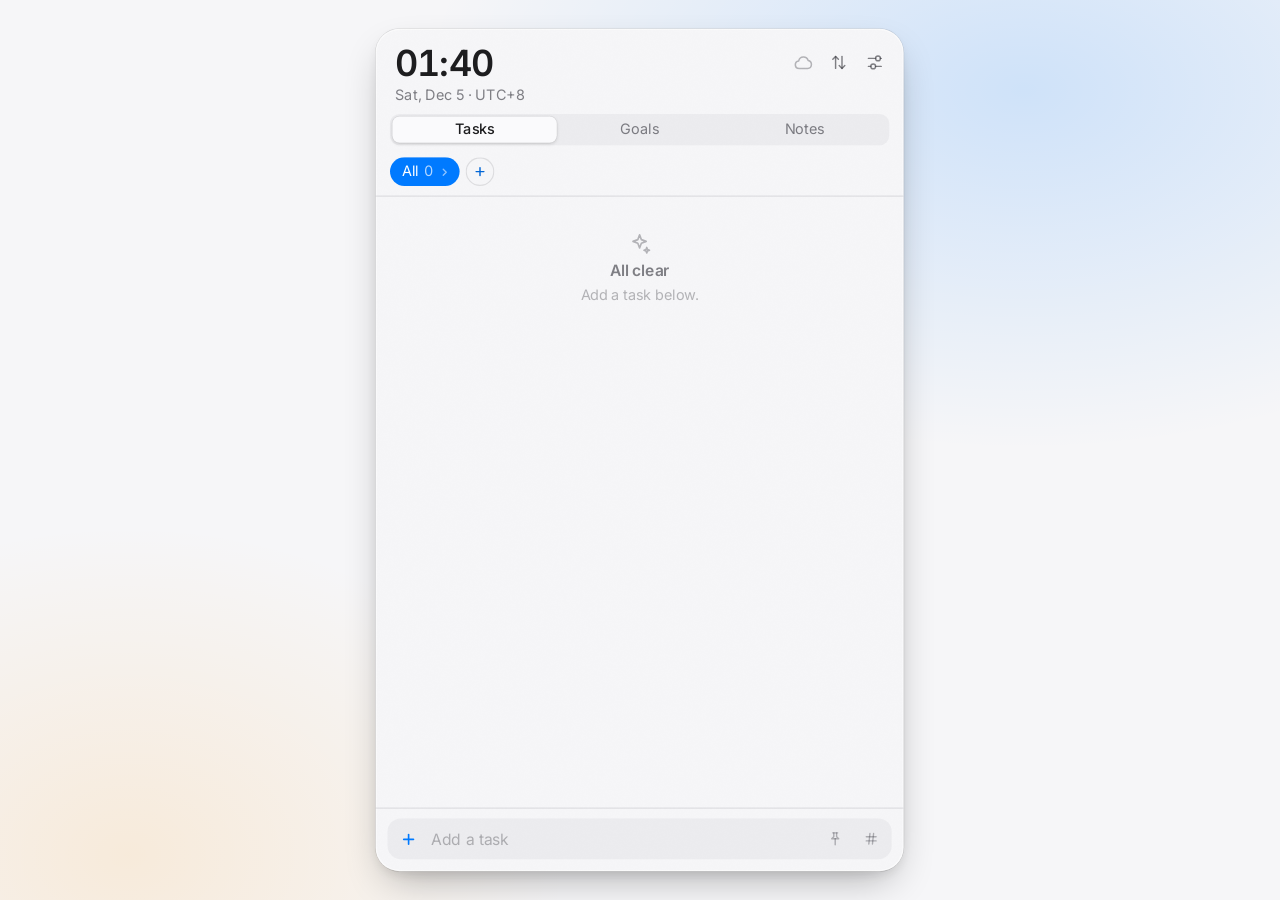
<file: index.html>
<!doctype html>
<html lang="en">
  <head>
    <meta charset="UTF-8" />
    <meta name="viewport" content="width=device-width, initial-scale=1, maximum-scale=1" />
    <meta name="color-scheme" content="light dark" />
    <title>Meridian</title>
    <meta name="description" content="Multi-timezone todo list with deadlines" />
    <meta name="theme-color" content="#f6f6f8" />
    <link rel="manifest" href="manifest.webmanifest" />
    <link rel="icon" href="icon.svg" type="image/svg+xml" />
    <link rel="apple-touch-icon" href="apple-touch-icon.png" />
    <meta name="apple-mobile-web-app-capable" content="yes" />
    <meta name="mobile-web-app-capable" content="yes" />
    <meta name="apple-mobile-web-app-title" content="Meridian" />
    <script type="module" crossorigin src="./assets/index-C3uXFrLi.js"></script>
    <link rel="stylesheet" crossorigin href="./assets/index-BO6PWl7E.css">
  </head>
  <body>
    <div id="app"></div>
  </body>
</html>
</file>
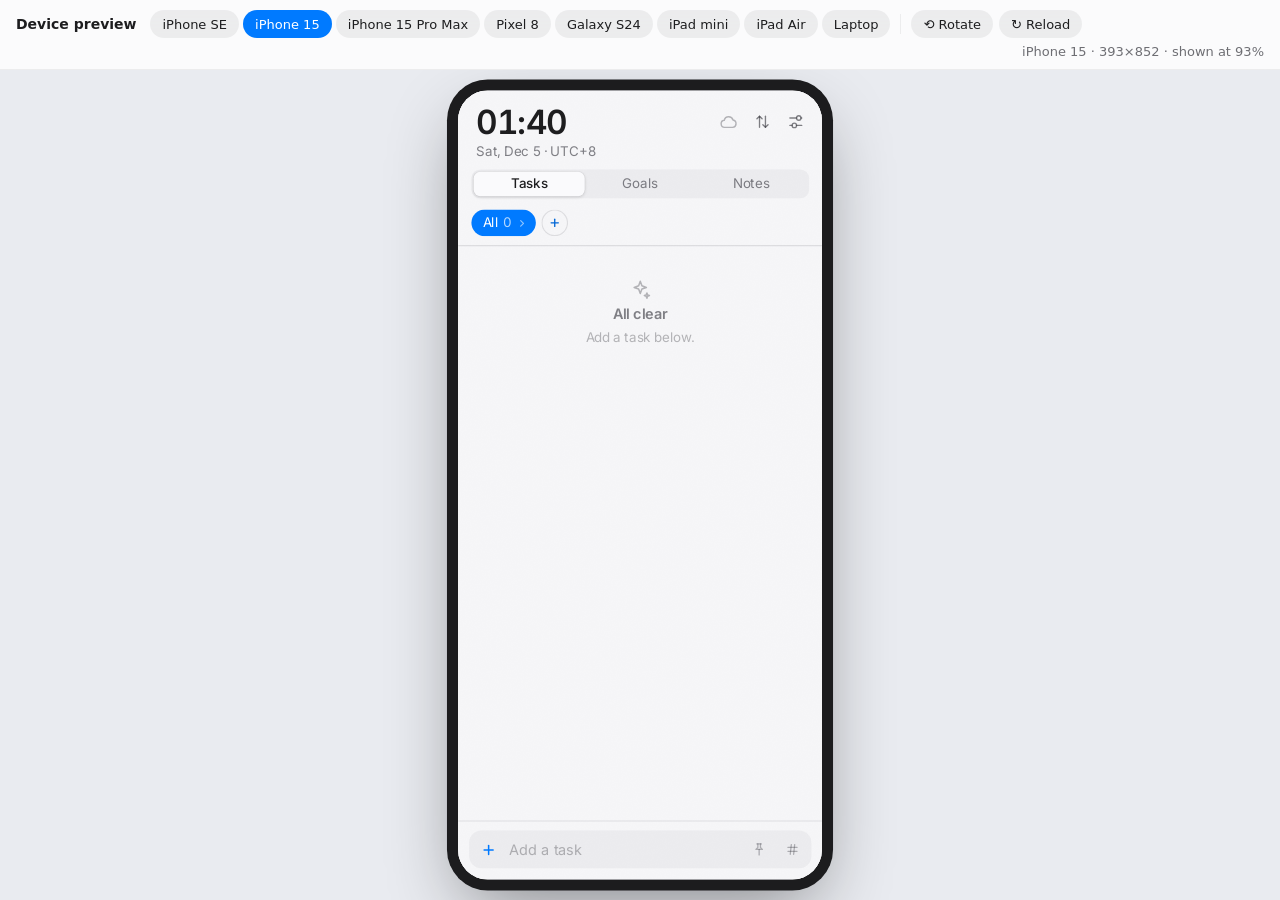
<file: devices.html>
<!doctype html>
<html lang="en">
  <head>
    <meta charset="UTF-8" />
    <meta name="viewport" content="width=device-width, initial-scale=1.0" />
    <title>Meridian · Device preview</title>
    <style>
      :root {
        color-scheme: light dark;
        --bg: #e9ebf0;
        --bar: rgb(255 255 255 / 0.8);
        --text: #1d1d1f;
        --muted: #6e6e73;
        --chip: rgb(0 0 0 / 0.06);
        --accent: #007aff;
        --bezel: #1c1c1e;
      }
      @media (prefers-color-scheme: dark) {
        :root {
          --bg: #121316;
          --bar: rgb(30 30 34 / 0.85);
          --text: #f5f5f7;
          --muted: #98989d;
          --chip: rgb(255 255 255 / 0.08);
          --bezel: #3a3a3c;
        }
      }
      * {
        box-sizing: border-box;
      }
      html,
      body {
        margin: 0;
        height: 100%;
        background: var(--bg);
        color: var(--text);
        font: 13px "Segoe UI Variable Text", "Segoe UI", system-ui, sans-serif;
      }
      body {
        display: flex;
        flex-direction: column;
      }
      .bar {
        display: flex;
        flex-wrap: wrap;
        align-items: center;
        gap: 6px;
        padding: 10px 16px;
        background: var(--bar);
        backdrop-filter: blur(20px);
        border-bottom: 1px solid var(--chip);
      }
      .bar strong {
        margin-right: 8px;
        font-size: 14px;
      }
      button {
        height: 28px;
        padding: 0 12px;
        border: 0;
        border-radius: 14px;
        background: var(--chip);
        color: inherit;
        font: inherit;
        cursor: pointer;
      }
      button.on {
        background: var(--accent);
        color: #fff;
      }
      .sep {
        width: 1px;
        height: 20px;
        margin: 0 4px;
        background: var(--chip);
      }
      .info {
        margin-left: auto;
        color: var(--muted);
        font-variant-numeric: tabular-nums;
      }
      .stage {
        position: relative;
        flex: 1;
        min-height: 0;
        overflow: hidden;
      }
      .device {
        position: absolute;
        left: 50%;
        top: 50%;
        transform-origin: center center;
        border-radius: 44px;
        padding: 12px;
        background: var(--bezel);
        box-shadow: 0 30px 80px -20px rgb(0 0 0 / 0.45);
      }
      .device.flat {
        border-radius: 12px;
        padding: 0;
        overflow: hidden;
      }
      iframe {
        display: block;
        border: 0;
        border-radius: 32px;
        background: #fff;
      }
      .device.flat iframe {
        border-radius: 12px;
      }
    </style>
  </head>
  <body>
    <div class="bar">
      <strong>Device preview</strong>
      <span id="presets"></span>
      <span class="sep"></span>
      <button id="rotate" title="Rotate">⟲ Rotate</button>
      <button id="reload" title="Reload the app">↻ Reload</button>
      <span class="info" id="info"></span>
    </div>
    <div class="stage" id="stage">
      <div class="device" id="device"><iframe id="frame" src="./" title="Meridian"></iframe></div>
    </div>
    <script>
      // Viewport sizes in CSS px. All frames share this browser's storage, like one device would.
      const PRESETS = [
        ["iPhone SE", 375, 667],
        ["iPhone 15", 393, 852],
        ["iPhone 15 Pro Max", 430, 932],
        ["Pixel 8", 412, 915],
        ["Galaxy S24", 360, 780],
        ["iPad mini", 744, 1133],
        ["iPad Air", 820, 1180],
        ["Laptop", 1280, 800, true],
      ];
      const $ = (id) => document.getElementById(id);
      let current = Number(localStorage.getItem("meridian-preview-device") ?? 1);
      let landscape = localStorage.getItem("meridian-preview-landscape") === "1";

      function layout() {
        const [name, w0, h0, flat] = PRESETS[current] ?? PRESETS[1];
        const [w, h] = landscape ? [h0, w0] : [w0, h0];
        const frame = $("frame");
        const device = $("device");
        frame.style.width = `${w}px`;
        frame.style.height = `${h}px`;
        device.classList.toggle("flat", !!flat);
        const pad = flat ? 0 : 24;
        const stage = $("stage").getBoundingClientRect();
        const k = Math.min(1, (stage.width - 40) / (w + pad), (stage.height - 40) / (h + pad));
        device.style.transform = `translate(-50%, -50%) scale(${k})`;
        $("info").textContent = `${name} · ${w}×${h}${k < 1 ? ` · shown at ${Math.round(k * 100)}%` : ""}`;
        document.querySelectorAll("#presets button").forEach((b, i) => b.classList.toggle("on", i === current));
      }

      PRESETS.forEach(([name], i) => {
        const b = document.createElement("button");
        b.textContent = name;
        b.onclick = () => {
          current = i;
          localStorage.setItem("meridian-preview-device", String(i));
          layout();
        };
        $("presets").append(b, " ");
      });
      $("rotate").onclick = () => {
        landscape = !landscape;
        localStorage.setItem("meridian-preview-landscape", landscape ? "1" : "0");
        layout();
      };
      $("reload").onclick = () => $("frame").contentWindow.location.reload();
      addEventListener("resize", layout);
      layout();
    </script>
  </body>
</html>
</file>
<file: assets/index-BO6PWl7E.css>
@font-face{font-family:Inter Meridian;font-style:normal;font-weight:100 900;font-display:block;src:url(./inter-latin-wght-normal-Dx4kXJAl.woff2)format("woff2");unicode-range:U+??,U+131,U+152-153,U+2BB-2BC,U+2C6,U+2DA,U+2DC,U+304,U+308,U+329,U+2000-206F,U+20AC,U+2122,U+2191,U+2193,U+2212,U+2215,U+FEFF,U+FFFD}@font-face{font-family:Noto Sans SC Meridian;font-style:normal;font-weight:100 900;font-display:swap;src:url(./noto-sans-sc-gb2312-wght-9rY9TOlj.woff2)format("woff2");unicode-range:U+30??,U+3100-312F,U+3200-33FF,U+4E00-9FFF,U+FE30-FE4F,U+FF00-FFEF}:root{--font:-apple-system, BlinkMacSystemFont, "Inter Meridian", "PingFang SC", "Noto Sans SC Meridian", "Segoe UI Variable Text", "Segoe UI", "Microsoft YaHei UI", system-ui, sans-serif;--font-display:-apple-system, BlinkMacSystemFont, "Inter Meridian", "PingFang SC", "Noto Sans SC Meridian", "Segoe UI Variable Display", "Segoe UI", "Microsoft YaHei UI", system-ui, sans-serif;--alpha:.92;--spring:cubic-bezier(.2, .9, .2, 1.05);--spring-soft:cubic-bezier(.2, .8, .2, 1);--spring-ms:.56s;--noise:url("data:image/svg+xml;utf8,<svg xmlns='http://www.w3.org/2000/svg' width='140' height='140'><filter id='n'><feTurbulence type='fractalNoise' baseFrequency='0.9' numOctaves='2' stitchTiles='stitch'/><feColorMatrix values='0 0 0 0 0.5  0 0 0 0 0.5  0 0 0 0 0.5  0 0 0 0.55 0'/></filter><rect width='100%' height='100%' filter='url(%23n)'/></svg>");--lightningcss-light:initial;--lightningcss-dark: ;color-scheme:light}:root,:root[data-theme=light]{--glass-rgb:246 246 248;--noise-opacity:.035;--text:#1d1d1f;--text-2:#3c3c43a3;--text-3:#3c3c435c;--sep:#3c3c4321;--fill:#78788024;--fill-2:#78788014;--fill-hover:#7878801a;--field:#ffffff9e;--sheet-rgb:250 250 252;--alert-rgb:242 242 244;--scrim:#00000042;--accent:#007aff;--accent-text:#0066d6;--red:#ff3b30;--orange:#ff9500;--yellow:#c79100;--green:#34c759;--tag-l:46%;--tag-bg-a:.13;--goal:#8e3fc8;--goal-bg:#af52de1f;--goal-bar:#af52de;--shadow:0 0 0 .5px #0000001f, 0 14px 34px -10px #00000052, 0 4px 12px -4px #00000024;--shadow-sm:0 0 0 .5px #0000001f, 0 6px 16px -6px #0000004d, 0 2px 5px -2px #0000001f;--hairline:inset 0 0 0 1px #ffffff8c}:root[data-theme=dark]{--lightningcss-light: ;--lightningcss-dark:initial;color-scheme:dark;--glass-rgb:10 10 12;--noise-opacity:.05;--text:#f5f5f7;--text-2:#ebebf59e;--text-3:#ebebf552;--sep:#54545899;--fill:#76768042;--fill-2:#76768029;--fill-hover:#76768033;--field:#00000038;--sheet-rgb:24 24 26;--alert-rgb:39 39 39;--scrim:#0000006b;--accent:#0a84ff;--accent-text:#3d9bff;--red:#ff453a;--orange:#ff9f0a;--yellow:#ffd60a;--green:#30d158;--tag-l:68%;--tag-bg-a:.2;--goal:#d494ff;--goal-bg:#bf5af233;--goal-bar:#bf5af2;--shadow:0 0 0 .5px #ffffff24, 0 16px 38px -10px #000000a8, 0 4px 14px -4px #0000006b;--shadow-sm:0 0 0 .5px #ffffff24, 0 6px 18px -6px #0009, 0 2px 6px -2px #0006;--hairline:inset 0 1px 0 #ffffff12}*,:before,:after{box-sizing:border-box}html,body{height:100%;font-family:var(--font);color:var(--text);-webkit-font-smoothing:antialiased;-webkit-user-select:none;user-select:none;cursor:default;background:0 0;margin:0;font-size:13px;line-height:1.35;overflow:hidden}html.mock body{background:radial-gradient(1200px 700px at 85% 15%,#a5c8ff 0%,#0000 60%),radial-gradient(900px 600px at 10% 90%,#ffc6a8 0%,#0000 55%),linear-gradient(135deg,#dfe8f5,#f4e9f1)}html.mock[data-theme=dark] body{background:radial-gradient(1200px 700px at 85% 15%,#1d3b6b 0%,#0000 60%),radial-gradient(900px 600px at 10% 90%,#4a2a3a 0%,#0000 55%),linear-gradient(135deg,#12151c,#1c1622)}button,input,textarea{font:inherit;color:inherit}button{cursor:default;background:0 0;border:0;padding:0}input,textarea{-webkit-user-select:text;user-select:text}::selection{background:color-mix(in srgb, var(--accent) 32%, transparent)}html.web,html.web body{overscroll-behavior:none}html.web body{background:rgb(var(--glass-rgb));position:fixed;inset:0}@media (min-width:600px) and (min-height:560px){html.web body{background:radial-gradient(1000px 600px at 80% 10%, color-mix(in srgb, var(--accent) 16%, transparent), transparent 60%), radial-gradient(800px 600px at 10% 95%, color-mix(in srgb, var(--orange) 12%, transparent), transparent 55%), rgb(var(--glass-rgb))}}.glass{background-color:rgb(var(--glass-rgb) / var(--alpha));box-shadow:var(--shadow), var(--hairline);isolation:isolate}.glass:after{content:"";border-radius:inherit;pointer-events:none;background:var(--noise);opacity:var(--noise-opacity);z-index:-1;background-size:140px 140px;position:absolute;inset:0}.tabular{font-variant-numeric:tabular-nums}.scroll{overscroll-behavior:contain;overflow-y:auto}*{scrollbar-width:none}::-webkit-scrollbar{display:none}.icon-btn{width:28px;height:28px;color:var(--text-2);transition:background-color .12s, color .12s, transform .16s var(--spring);border-radius:14px;place-items:center;display:grid}@media (hover:hover){.icon-btn:hover{background:var(--fill-hover);color:var(--text)}}@media (hover:none){.icon-btn:active{background:var(--fill-hover);color:var(--text)}}.icon-btn:active{transform:scale(.9)}.icon-btn.on{color:var(--accent)}.chip{white-space:nowrap;height:24px;color:var(--text-2);background:var(--fill-2);border-radius:12px;align-items:center;gap:5px;padding:0 10px;font-size:12px;transition:background-color .12s,color .12s;display:inline-flex}@media (hover:hover){.chip:hover{background:var(--fill);color:var(--text)}}@media (hover:none){.chip:active{background:var(--fill);color:var(--text)}}.chip.active{background:var(--accent);color:#fff}.chip .count{opacity:.7;font-variant-numeric:tabular-nums}.tag{height:18px;color:hsl(var(--hue) calc(var(--sat,1) * 70%) var(--tag-l));background:hsl(var(--hue) calc(var(--sat,1) * 80%) 55% / var(--tag-bg-a));white-space:nowrap;border-radius:9px;align-items:center;padding:0 6px;font-size:11px;font-weight:500;line-height:1;display:inline-flex}.goal-badge{max-width:100%;height:18px;color:var(--goal);background:var(--goal-bg);white-space:nowrap;border-radius:9px;align-items:center;gap:3px;padding:0 6px 0 4px;font-size:11px;font-weight:500;line-height:1;display:inline-flex}.goal-badge>span{text-overflow:ellipsis;overflow:hidden}.field{background:var(--field);width:100%;height:32px;box-shadow:inset 0 0 0 .5px var(--sep);border:0;border-radius:9px;outline:none;padding:0 10px;transition:box-shadow .14s}.field:focus{box-shadow:inset 0 0 0 1.5px var(--accent)}textarea.field{resize:none;height:auto;padding:8px 10px;line-height:1.4}.btn{background:var(--fill);height:30px;transition:background-color .12s, transform .16s var(--spring);border-radius:9px;padding:0 14px;font-weight:500}@media (hover:hover){.btn:hover{background:var(--fill-hover)}}@media (hover:none){.btn:active{background:var(--fill-hover)}}.btn:active{transform:scale(.97)}.btn.primary{background:var(--accent);color:#fff}.btn.danger,.u-overdue{color:var(--red)}.u-urgent{color:var(--orange)}.u-soon{color:var(--yellow)}.u-later,.u-none{color:var(--text-2)}@media (prefers-reduced-motion:reduce){*{transition-duration:1ms!important;animation-duration:1ms!important}}:root[data-style=claude]{--glass-rgb:250 249 245;--noise-opacity:.05;--text:#141413;--text-2:#282724a8;--text-3:#28272466;--sep:#1f1e1d1f;--fill:#1f1e1d17;--fill-2:#1f1e1d0d;--fill-hover:#1f1e1d12;--field:#ffffffbf;--sheet-rgb:252 251 248;--alert-rgb:245 244 238;--accent:#d97757;--accent-text:#b5573a;--red:#c0453a;--orange:#c77a1e;--yellow:#a17f0c;--green:#5b8a5a;--goal:#6b5fb0;--goal-bg:#7b6cbe21;--goal-bar:#8072c9;--shadow:0 0 0 .5px #1f1e1d29, 0 14px 34px -12px #3c2d1e4d, 0 4px 12px -4px #3c2d1e1f;--shadow-sm:0 0 0 .5px #1f1e1d29, 0 6px 16px -6px #3c2d1e42, 0 2px 5px -2px #3c2d1e1a;--hairline:inset 0 0 0 .5px #1f1e1d0f;--font-title:ui-serif, "Iowan Old Style", Cambria, Georgia, "PingFang SC", "Noto Sans SC Meridian", "Microsoft YaHei UI", serif;--dial-night:#1f1c1a;--dial-deep:#33271f;--dial-dusk:#96523a;--dial-day:#d97757;--dial-noon:#eaa869;--dial-glow:#fff0cd99;--dial-sun:#fff1c2;--dial-moon:#f0e6d2}:root[data-style=claude][data-theme=dark]{--glass-rgb:22 22 20;--text:#faf9f5;--text-2:#faf9f59e;--text-3:#faf9f557;--sep:#faf9f51f;--fill:#faf9f51f;--fill-2:#faf9f512;--fill-hover:#faf9f517;--field:#00000038;--sheet-rgb:33 33 31;--alert-rgb:40 40 38;--accent-text:#e8937a;--red:#e0665a;--orange:#e0a04a;--yellow:#d9b84a;--green:#8fb886;--goal:#b3a6f0;--goal-bg:#8c7ddc33;--goal-bar:#9a8be0;--shadow:0 0 0 .5px #faf9f524, 0 16px 38px -10px #0000009e, 0 4px 14px -4px #0006;--shadow-sm:0 0 0 .5px #faf9f524, 0 6px 18px -6px #0000008f, 0 2px 6px -2px #0000005c;--hairline:inset 0 1px 0 #faf9f50d}:root[data-style=claude] .panel .big{font-family:var(--font-title);letter-spacing:-.2px;font-variant-numeric:lining-nums tabular-nums;font-weight:500}:root[data-style=claude] .htitle{font-family:var(--font-title);font-size:15px}:root[data-style=claude] .empty strong{font-family:var(--font-title);font-size:15px;font-weight:500}:root[data-style=claude] .ncard .ntitle{font-family:var(--font-title);font-size:14.5px}:root[data-style=claude] .ncard{border-radius:10px}:root[data-style=claude] .check,:root[data-style=claude] .nbody ul[data-check]>li:before{border-radius:32%}:root[data-style=claude] .chip{border-radius:8px}:root[data-style=claude] .tag,:root[data-style=claude] .goal-badge{border-radius:5px}:root[data-style=claude] .btn,:root[data-style=claude] .field{border-radius:8px}:root[data-style=claude] .toggle.on{background:var(--accent)}:root[data-style=claude] .composer .bar{background:var(--field);box-shadow:inset 0 0 0 .5px var(--sep);border-radius:10px}:root[data-style=claude] .composer .bar:focus-within{box-shadow:inset 0 0 0 1.5px var(--accent)}:root[data-style=claude] .seg .thumb{box-shadow:0 1px 2px #3c2d1e1f,0 0 0 .5px #1f1e1d14}:root[data-style=claude] .panel>.toast{background:#30302ef5;border-radius:8px}:root[data-style=claude] .panel>.toast button{color:#e8937a}:root[data-style=claude][data-theme=dark] .seg .thumb{background:#faf9f524;box-shadow:0 1px 2px #0000004d}:root[data-style=glass]{--lg-blur:blur(20px) saturate(170%);--lg-fill:#ffffff80;--lg-fill-strong:#ffffffeb;--lg-rim:inset 0 0 0 .5px #ffffffbf, inset 0 0 0 1px #3c3c430d;--lg-shadow:0 2px 10px -4px #00143c24;--lg-sheet:.78;--dial-night:#060a2a;--dial-deep:#131e6e;--dial-dusk:#3a72e6;--dial-day:#63c2ff;--dial-noon:#b4ebff;--dial-glow:#ffffffa6}:root[data-style=glass][data-theme=dark]{--lg-fill:#ffffff0f;--lg-fill-strong:#ffffff26;--lg-rim:inset 0 0 0 .5px #ffffff21;--lg-shadow:0 0 0 0 transparent;--lg-sheet:.8}:root[data-style=glass] .dial .face{box-shadow:inset 0 0 0 1px #ffffff2e,0 6px 18px -10px #00145073}:root[data-style=glass] .dial .mid{background:rgb(var(--sheet-rgb) / .86);-webkit-backdrop-filter:blur(10px)saturate(170%);backdrop-filter:blur(10px)saturate(170%);box-shadow:inset 0 0 0 .5px #fff3}:root[data-style=glass] .panel>header .actions{background:var(--lg-fill);box-shadow:var(--lg-rim);border-radius:999px;padding:2px}:root[data-style=glass] .seg{background:var(--lg-fill);height:30px;box-shadow:var(--lg-rim);border-radius:999px;padding:3px}:root[data-style=glass] .seg.tall{border-radius:21px;height:42px}:root[data-style=glass] .seg .thumb{width:calc((100% - 6px) / var(--n));background:var(--lg-fill-strong);box-shadow:var(--lg-rim), var(--lg-shadow);border-radius:999px;top:3px;bottom:3px;left:3px}:root[data-style=glass] .seg.tall .thumb{border-radius:18px}:root[data-style=glass] .seg button{border-radius:999px}:root[data-style=glass] .chip{background:var(--lg-fill);height:26px;box-shadow:var(--lg-rim);border-radius:999px}:root[data-style=glass] .chip.active{background:var(--accent);box-shadow:none}:root[data-style=glass] .chip.tagchip.active{background:hsl(var(--hue) calc(var(--sat,1) * 75%) 52%)}:root[data-style=glass] .chip.add{width:26px}:root[data-style=glass] input.chip.tag-new{background:var(--field);box-shadow:inset 0 0 0 1.5px var(--accent)}:root[data-style=glass] .panel .world .wz,:root[data-style=glass] .banner,:root[data-style=glass] .focusbar{background:var(--lg-fill);box-shadow:var(--lg-rim);border-radius:16px}:root[data-style=glass] .banner .b,:root[data-style=glass] .focusbar .fb-btn{border-radius:999px}:root[data-style=glass] .card[data-goal],:root[data-style=glass] .ncard{background:var(--lg-fill);box-shadow:var(--lg-rim);border-radius:20px}:root[data-style=glass] .card[data-goal]>.head{border-radius:20px}:root[data-style=glass] .card[data-goal].open>.head{background:linear-gradient(var(--lg-fill), var(--lg-fill)), rgb(var(--glass-rgb));border-radius:20px 20px 0 0}@media (hover:hover){:root[data-style=glass] .ncard:hover{background:var(--lg-fill-strong)}}:root[data-style=glass] .sheet.note .tool{border-radius:999px}:root[data-style=glass] .sheet .group{background:var(--lg-fill);box-shadow:var(--lg-rim);border-radius:16px}:root[data-style=glass] .btn{background:var(--lg-fill);box-shadow:var(--lg-rim);border-radius:999px}:root[data-style=glass] .btn.primary{background:var(--accent);box-shadow:none}:root[data-style=glass] .field{border-radius:12px}:root[data-style=glass] .panel>.list{margin-bottom:-60px;padding-bottom:66px}:root[data-style=glass] .composer{border-top:0;padding:8px 10px 12px}:root[data-style=glass] .composer .bar{background:var(--lg-fill);height:40px;box-shadow:var(--lg-rim), var(--lg-shadow);-webkit-backdrop-filter:var(--lg-blur);backdrop-filter:var(--lg-blur);border-radius:999px;padding:0 7px 0 12px}:root[data-style=glass] .composer .bar:focus-within{background:var(--lg-fill);box-shadow:var(--lg-rim), 0 0 0 1.5px color-mix(in srgb, var(--accent) 70%, transparent)}:root[data-style=glass] .composer .picker{background:rgb(var(--sheet-rgb) / var(--lg-sheet));box-shadow:var(--shadow-sm), var(--lg-rim);-webkit-backdrop-filter:var(--lg-blur);backdrop-filter:var(--lg-blur);border-radius:18px}:root[data-style=glass] .panel>.toast{z-index:1;-webkit-backdrop-filter:var(--lg-blur);backdrop-filter:var(--lg-blur);background:#242428a8;border-radius:999px;padding:9px 14px 9px 16px;position:relative;box-shadow:inset 0 0 0 .5px #ffffff24}:root[data-style=glass] .menu.glass{--alpha:.8;box-shadow:var(--shadow-sm), var(--lg-rim);-webkit-backdrop-filter:var(--lg-blur);backdrop-filter:var(--lg-blur);border-radius:16px;padding:5px}:root[data-style=glass] .menu.glass button{border-radius:11px}:root[data-style=glass] .panel>.sheet{background:rgb(var(--sheet-rgb) / var(--lg-sheet));box-shadow:0 -8px 24px -12px #0000004d, var(--lg-rim);-webkit-backdrop-filter:blur(26px)saturate(170%);backdrop-filter:blur(26px)saturate(170%);border-radius:26px 26px 0 0}:root[data-style=glass] .card[role=dialog]{background:rgb(var(--sheet-rgb) / var(--lg-sheet));-webkit-backdrop-filter:blur(26px)saturate(170%);backdrop-filter:blur(26px)saturate(170%);border-radius:0 26px 26px 0}:root[data-style=glass] .toggle{border-radius:12px;width:44px;height:24px}:root[data-style=glass] .toggle .knob{border-radius:10px;width:26px;height:20px}@media (prefers-reduced-transparency:reduce){:root[data-style=glass]{--lg-sheet:1}}@font-face{font-family:Google Sans Flex Meridian;font-style:normal;font-weight:100 1000;font-display:swap;src:url(./google-sans-flex-latin-wght-normal-CRMKv9uI.woff2)format("woff2");unicode-range:U+??,U+131,U+152-153,U+2BB-2BC,U+2C6,U+2DA,U+2DC,U+304,U+308,U+329,U+2000-206F,U+20AC,U+2122,U+2191,U+2193,U+2212,U+2215,U+FEFF,U+FFFD}:root[data-style=material]{--font:"Google Sans Flex Meridian", "Google Sans", Roboto, "PingFang SC", "Noto Sans SC Meridian", "Segoe UI Variable Text", "Segoe UI", "Microsoft YaHei UI", system-ui, sans-serif;--font-display:var(--font);--glass-rgb:244 251 252;--noise-opacity:0;--text:#171d1e;--text-2:#171d1ead;--text-3:#171d1e6b;--sep:#3f484a29;--fill:#00687626;--fill-2:#00687614;--fill-hover:#0068761c;--field:#ffffffb8;--sheet-rgb:235 245 247;--alert-rgb:226 239 242;--accent:#006876;--accent-text:#006876;--m3-on:#fff;--m3-container:#a1efff;--m3-on-container:#001f25;--red:#ba1a1a;--orange:#a85a00;--yellow:#746000;--green:#2a7a4b;--goal:#4f5b92;--goal-bg:#4f5b9221;--goal-bar:#6673b0;--shadow:0 0 0 .5px #00282e24, 0 14px 34px -12px #00282e4d, 0 4px 12px -4px #00282e1f;--shadow-sm:0 0 0 .5px #00282e24, 0 6px 16px -6px #00282e42, 0 2px 5px -2px #00282e1a;--hairline:inset 0 0 0 0 transparent;--dial-night:#00161b;--dial-deep:#00333b;--dial-dusk:#006876;--dial-day:#1fb6cc;--dial-noon:#5fdcef;--dial-glow:#ffffff8c;--dial-sun:#fff6c9;--dial-moon:#c9f6ff;--dial-star:#c9f6ff}:root[data-style=material][data-theme=dark]{--glass-rgb:3 20 24;--text:#dbf1f5;--text-2:#dbf1f5ad;--text-3:#dbf1f561;--sep:#dbf1f51a;--fill:#78d7eb2b;--fill-2:#78d7eb17;--fill-hover:#78d7eb21;--field:#00000042;--sheet-rgb:10 31 36;--alert-rgb:18 42 48;--accent:#9cf0ff;--accent-text:#9cf0ff;--m3-on:#00363d;--m3-container:#004f59;--m3-on-container:#a1efff;--red:#ffb4ab;--orange:#ffb868;--yellow:#e3c54a;--green:#7fdba0;--goal:#bcc3ff;--goal-bg:#bcc3ff29;--goal-bar:#9aa4f0;--shadow:0 0 0 .5px #9cf0ff24, 0 16px 38px -10px #000000a8, 0 4px 14px -4px #0000006b;--shadow-sm:0 0 0 .5px #9cf0ff24, 0 6px 18px -6px #0009, 0 2px 6px -2px #0006}:root[data-style=material] .panel .big{letter-spacing:0;font-weight:400}:root[data-style=material] .panel .big .suffix,:root[data-style=material] .wz-time{font-weight:500}:root[data-style=material] .htitle{font-size:15px;font-weight:500}:root[data-style=material] .chip.active,:root[data-style=material] .btn.primary,:root[data-style=material] .composer .send,:root[data-style=material] .day.sel,:root[data-style=material] .day.sel .dow,:root[data-style=material] .day.sel .num,:root[data-style=material] .wd.sel,:root[data-style=material] .md.sel,:root[data-style=material] .yday,:root[data-style=material] .badge.cur,:root[data-style=material] .news .dchip.on{color:var(--m3-on)}:root[data-style=material] .check.checked svg{stroke:var(--m3-on)}:root[data-style=material] .nbody{--check-on:var(--m3-on)}:root[data-style=material] .chip.tagchip.active{color:#fff}@media (hover:hover){:root[data-style=material] .menu.glass button:hover{background:var(--fill);color:var(--text)}:root[data-style=material] .menu.glass button.danger:hover{background:color-mix(in srgb, var(--red) 16%, transparent);color:var(--red)}}@media (hover:none){:root[data-style=material] .menu.glass button:active{background:var(--fill);color:var(--text)}:root[data-style=material] .menu.glass button.danger:active{background:color-mix(in srgb, var(--red) 16%, transparent);color:var(--red)}}:root[data-style=material] .check{box-shadow:inset 0 0 0 2px var(--text-2);border-radius:22%}:root[data-style=material] .check.checked{box-shadow:none}:root[data-style=material] .nbody ul[data-check]>li:before{box-shadow:inset 0 0 0 2px var(--text-2);border-radius:22%}:root[data-style=material] .nbody ul[data-check]>li[data-done]:before{box-shadow:none}:root[data-style=material] .chip{height:26px;box-shadow:inset 0 0 0 1px var(--sep);background:0 0;border-radius:8px;font-weight:500}:root[data-style=material] .chip.active{background:var(--accent);box-shadow:none}:root[data-style=material] .chip.tagchip.active{background:hsl(var(--hue) calc(var(--sat,1) * 75%) 52%)}:root[data-style=material] .chip.add{width:26px}:root[data-style=material] .tag,:root[data-style=material] .goal-badge{border-radius:6px}:root[data-style=material] .btn{border-radius:999px;height:32px;padding:0 18px}:root[data-style=material] .field{border-radius:12px}:root[data-style=material] .seg{border-radius:999px;height:30px;padding:3px}:root[data-style=material] .seg .thumb{width:calc((100% - 6px) / var(--n));background:var(--m3-container);box-shadow:none;border-radius:999px;top:3px;bottom:3px;left:3px}:root[data-style=material] .seg button{border-radius:999px;font-weight:500}:root[data-style=material] .seg button.sel{color:var(--m3-on-container);font-weight:600}:root[data-style=material] .panel .world .wz{border-radius:18px}:root[data-style=material] .card[data-goal],:root[data-style=material] .ncard{border-radius:22px}:root[data-style=material] .ncard{padding:11px 14px}:root[data-style=material] .sheet.note .task.done .box{color:var(--m3-on)}:root[data-style=material] .sheet.note .tool{border-radius:999px}:root[data-style=material] .card[data-goal]>.head{border-radius:22px}:root[data-style=material] .card[data-goal].open>.head{border-radius:22px 22px 0 0}:root[data-style=material] .sheet .group{border-radius:20px}:root[data-style=material] .banner,:root[data-style=material] .focusbar{background:var(--fill-2);border-radius:18px}:root[data-style=material] .banner .b,:root[data-style=material] .focusbar .fb-btn{border-radius:999px}:root[data-style=material] .composer,:root[data-style=material] .panel>.list{border-top:0}:root[data-style=material] .composer .bar{background:var(--fill);border-radius:999px;height:40px;padding:0 6px 0 12px}:root[data-style=material] .composer .bar:focus-within{background:var(--fill);box-shadow:inset 0 0 0 2px var(--accent)}:root[data-style=material] .composer .send{border-radius:10px;width:30px;height:30px}:root[data-style=material] .composer .picker{border-radius:20px}:root[data-style=material] .panel>.toast{color:#ecf2f3;background:#2b3133;border-radius:8px}:root[data-style=material] .panel>.toast button{color:#82d3e2}:root[data-style=material][data-theme=dark] .panel>.toast{color:#2b3133;background:#dbe4e6}:root[data-style=material][data-theme=dark] .panel>.toast button{color:#006876}:root[data-style=material] .panel>.sheet{border-radius:28px 28px 0 0;box-shadow:0 -8px 24px -12px #0000004d}:root[data-style=material] .card[role=dialog]{border-radius:0 28px 28px 0}:root[data-style=material] .menu.glass{background-color:rgb(var(--sheet-rgb));border-radius:16px;padding:6px}:root[data-style=material] .menu.glass button{border-radius:10px;height:32px}:root[data-style=material] .toggle{background:var(--fill-2);width:42px;height:24px;box-shadow:inset 0 0 0 1.5px var(--text-3);border-radius:12px}:root[data-style=material] .toggle .knob{background:var(--text-2);width:12px;height:12px;box-shadow:none;transition:transform var(--spring-ms) var(--spring), width .18s, height .18s, top .18s, left .18s;top:6px;left:6px}:root[data-style=material] .toggle.on{background:var(--accent);box-shadow:none}:root[data-style=material] .toggle.on .knob{background:var(--m3-on);width:18px;height:18px;top:3px;left:3px;transform:translate(18px)}:root[data-style=material] .dial .face{box-shadow:none}:root[data-style=material] .dial .knob{stroke:var(--m3-on)}
</file>
